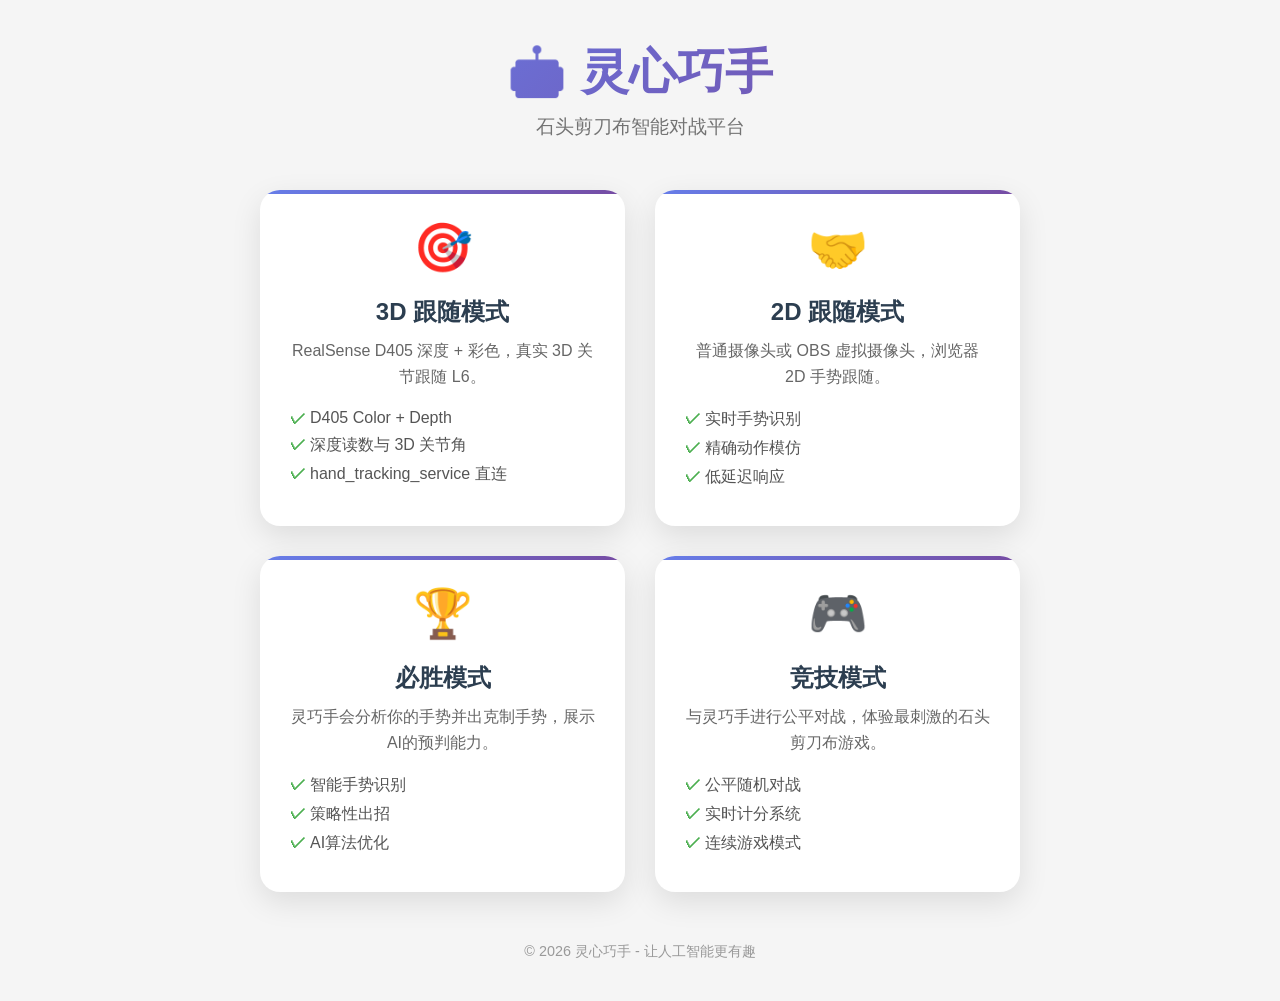
<file: dexterous/dexterous-hand-rps/index.html>
<!DOCTYPE html>
<html lang="zh-CN">
<head>
    <meta charset="UTF-8">
    <meta name="viewport" content="width=device-width, initial-scale=1.0">
    <title>灵心巧手 - 石头剪刀布游戏平台</title>
    <style>
        * {
            margin: 0;
            padding: 0;
            box-sizing: border-box;
        }

        body {
            font-family: 'SF Pro Display', -apple-system, BlinkMacSystemFont, 'Segoe UI', Roboto, sans-serif;
            background-color: #f5f5f5;
            min-height: 100vh;
            display: flex;
            align-items: center;
            justify-content: center;
            color: #333;
        }

        .container {
            max-width: 800px;
            width: 100%;
            padding: 40px 20px;
            text-align: center;
        }

        .header {
            margin-bottom: 50px;
        }

        .header h1 {
            font-size: 3em;
            font-weight: 700;
            margin-bottom: 10px;
            background: linear-gradient(135deg, #667eea, #764ba2);
            -webkit-background-clip: text;
            -webkit-text-fill-color: transparent;
            background-clip: text;
        }

        .header p {
            font-size: 1.2em;
            color: #666;
            opacity: 0.9;
        }

        .game-grid {
            display: grid;
            grid-template-columns: repeat(auto-fit, minmax(250px, 1fr));
            gap: 30px;
            margin-top: 40px;
        }

        .game-card {
            background: white;
            border-radius: 20px;
            padding: 30px;
            box-shadow: 0 10px 30px rgba(0,0,0,0.1);
            transition: all 0.3s ease;
            text-decoration: none;
            color: inherit;
            position: relative;
            overflow: hidden;
        }

        .game-card::before {
            content: '';
            position: absolute;
            top: 0;
            left: 0;
            right: 0;
            height: 4px;
            background: linear-gradient(135deg, #667eea, #764ba2);
        }

        .game-card:hover {
            transform: translateY(-10px);
            box-shadow: 0 20px 40px rgba(0,0,0,0.15);
        }

        .game-icon {
            font-size: 3em;
            margin-bottom: 20px;
            display: block;
        }

        .game-title {
            font-size: 1.5em;
            font-weight: 600;
            margin-bottom: 10px;
            color: #2c3e50;
        }

        .game-description {
            color: #666;
            line-height: 1.6;
            margin-bottom: 20px;
        }

        .game-features {
            list-style: none;
            text-align: left;
        }

        .game-features li {
            color: #555;
            margin-bottom: 8px;
            padding-left: 20px;
            position: relative;
        }

        .game-features li::before {
            content: '✓';
            position: absolute;
            left: 0;
            color: #4CAF50;
            font-weight: bold;
        }

        .footer {
            margin-top: 50px;
            color: #999;
            font-size: 0.9em;
        }

        @media (max-width: 768px) {
            .header h1 {
                font-size: 2.2em;
            }
            
            .game-grid {
                grid-template-columns: 1fr;
                gap: 20px;
            }
            
            .game-card {
                padding: 25px;
            }
        }
    </style>
</head>
<body>
    <div class="container">
        <div class="header">
            <h1>🤖 灵心巧手</h1>
            <p>石头剪刀布智能对战平台</p>
        </div>

        <div class="game-grid">
            <a href="7.follow-me-3d/" class="game-card">
                <div class="game-icon">🎯</div>
                <div class="game-title">3D 跟随模式</div>
                <div class="game-description">
                    RealSense D405 深度 + 彩色，真实 3D 关节跟随 L6。
                </div>
                <ul class="game-features">
                    <li>D405 Color + Depth</li>
                    <li>深度读数与 3D 关节角</li>
                    <li>hand_tracking_service 直连</li>
                </ul>
            </a>

            <a href="4.follow-me/" class="game-card">
                <div class="game-icon">🤝</div>
                <div class="game-title">2D 跟随模式</div>
                <div class="game-description">
                    普通摄像头或 OBS 虚拟摄像头，浏览器 2D 手势跟随。
                </div>
                <ul class="game-features">
                    <li>实时手势识别</li>
                    <li>精确动作模仿</li>
                    <li>低延迟响应</li>
                </ul>
            </a>

            <a href="5.always-win/" class="game-card">
                <div class="game-icon">🏆</div>
                <div class="game-title">必胜模式</div>
                <div class="game-description">
                    灵巧手会分析你的手势并出克制手势，展示AI的预判能力。
                </div>
                <ul class="game-features">
                    <li>智能手势识别</li>
                    <li>策略性出招</li>
                    <li>AI算法优化</li>
                </ul>
            </a>

            <a href="6.gameplay/" class="game-card">
                <div class="game-icon">🎮</div>
                <div class="game-title">竞技模式</div>
                <div class="game-description">
                    与灵巧手进行公平对战，体验最刺激的石头剪刀布游戏。
                </div>
                <ul class="game-features">
                    <li>公平随机对战</li>
                    <li>实时计分系统</li>
                    <li>连续游戏模式</li>
                </ul>
            </a>
        </div>

        <div class="footer">
            <p>© 2026 灵心巧手 - 让人工智能更有趣</p>
        </div>
    </div>
</body>
</html>
</file>
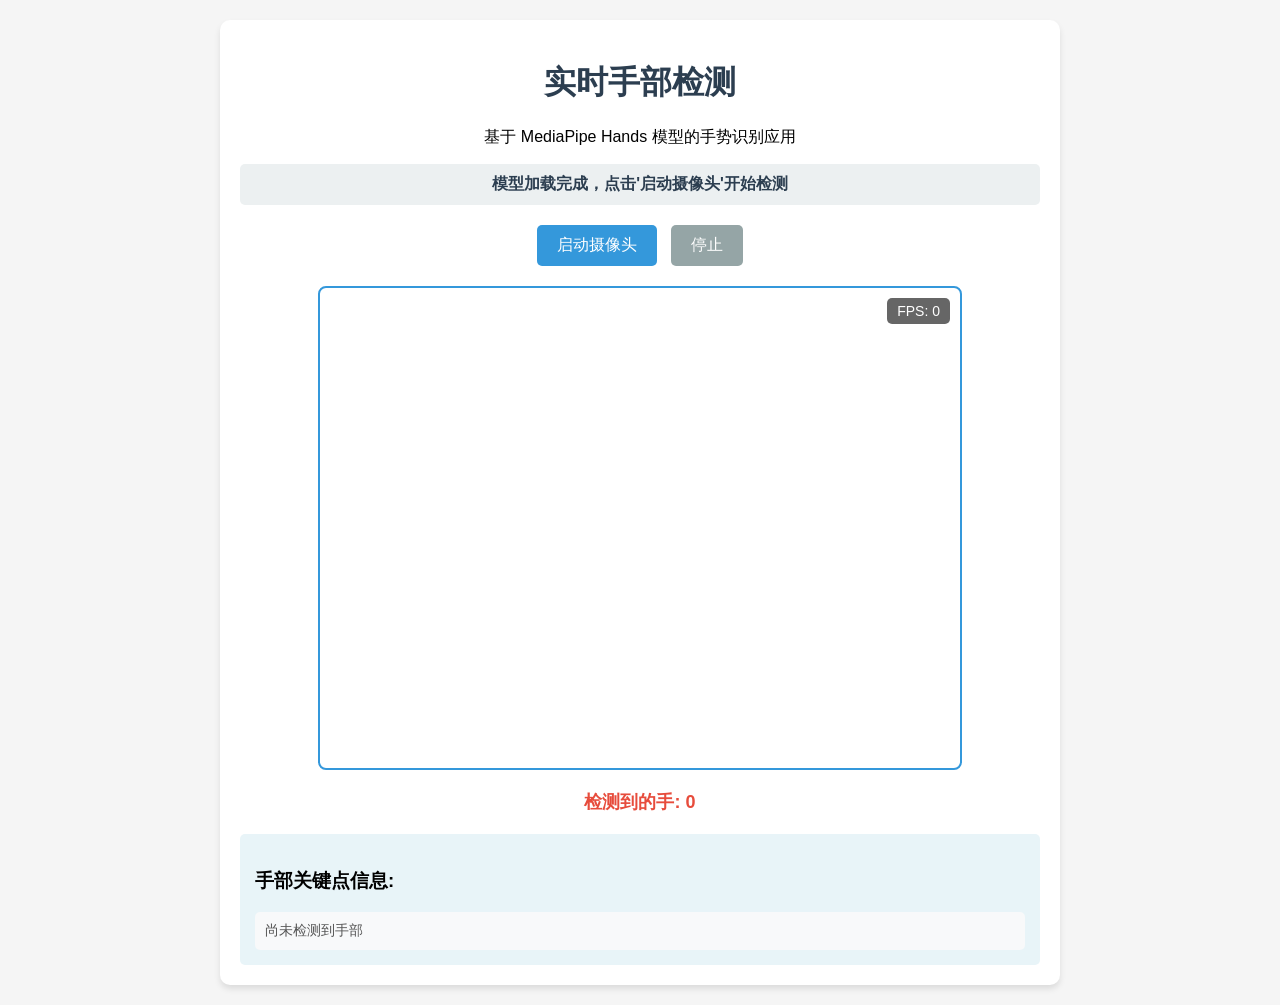
<file: dexterous/dexterous-hand-rps/1.detect-hand-shape/index.html>
<!DOCTYPE html>
<html lang="zh-CN">
<head>
    <meta charset="UTF-8">
    <meta name="viewport" content="width=device-width, initial-scale=1.0">
    <title>实时手部检测 - 使用 MediaPipe Hands</title>
    <style>
        body {
            font-family: 'Arial', sans-serif;
            margin: 0;
            padding: 20px;
            text-align: center;
            background-color: #f5f5f5;
        }
        .container {
            max-width: 800px;
            margin: 0 auto;
            background-color: white;
            padding: 20px;
            border-radius: 10px;
            box-shadow: 0 4px 6px rgba(0, 0, 0, 0.1);
        }
        h1 {
            color: #2c3e50;
        }
        #video-container {
            position: relative;
            margin: 20px auto;
            width: 640px;
            height: 480px;
            border: 2px solid #3498db;
            border-radius: 8px;
            overflow: hidden;
        }
        #webcam, #output-canvas {
            position: absolute;
            left: 0;
            top: 0;
            width: 100%;
            height: 100%;
        }
        #output-canvas {
            z-index: 10;
        }
        #status {
            margin: 10px 0;
            padding: 10px;
            border-radius: 5px;
            background-color: #ecf0f1;
            color: #2c3e50;
            font-weight: bold;
        }
        .controls {
            margin: 20px 0;
        }
        button {
            background-color: #3498db;
            color: white;
            border: none;
            padding: 10px 20px;
            margin: 0 5px;
            border-radius: 5px;
            cursor: pointer;
            font-size: 16px;
            transition: background-color 0.3s;
        }
        button:hover {
            background-color: #2980b9;
        }
        button:disabled {
            background-color: #95a5a6;
            cursor: not-allowed;
        }
        .info {
            margin-top: 20px;
            padding: 15px;
            background-color: #e8f4f8;
            border-radius: 5px;
            text-align: left;
        }
        .landmarks-info {
            margin-top: 15px;
            font-size: 14px;
            color: #555;
            max-height: 200px;
            overflow-y: auto;
            background-color: #f8f9fa;
            padding: 10px;
            border-radius: 5px;
            text-align: left;
        }
        .hand-count {
            font-size: 18px;
            font-weight: bold;
            color: #e74c3c;
            margin: 10px 0;
        }
        .fps-counter {
            position: absolute;
            top: 10px;
            right: 10px;
            background-color: rgba(0, 0, 0, 0.6);
            color: white;
            padding: 5px 10px;
            border-radius: 5px;
            font-size: 14px;
            z-index: 20;
        }
    </style>
</head>
<body>
    <div class="container">
        <h1>实时手部检测</h1>
        <p>基于 MediaPipe Hands 模型的手势识别应用</p>
        
        <div id="status">正在加载模型...</div>
        
        <div class="controls">
            <button id="start-btn" disabled>启动摄像头</button>
            <button id="stop-btn" disabled>停止</button>
        </div>

        <div id="video-container">
            <video id="webcam" autoplay playsinline></video>
            <canvas id="output-canvas"></canvas>
            <div id="fps" class="fps-counter">FPS: 0</div>
        </div>

        <div class="hand-count">检测到的手: <span id="hand-count">0</span></div>
        
        <div class="info">
            <h3>手部关键点信息:</h3>
            <div id="landmarks-info" class="landmarks-info">
                尚未检测到手部
            </div>
        </div>
    </div>

    <!-- 加载 TensorFlow.js -->
    <script src="../6.gameplay/libs/tensorflow/4.2.0/tf.min.js"></script>
    
    <!-- 加载 MediaPipe Hands 模型 -->
    <script src="../6.gameplay/libs/mediapipe/hands.js"></script>
    <script src="../6.gameplay/libs/mediapipe/drawing_utils.js"></script>
    <script src="../6.gameplay/libs/mediapipe/camera_utils.js"></script>

    <script>
        // 页面元素
        const video = document.getElementById('webcam');
        const canvas = document.getElementById('output-canvas');
        const ctx = canvas.getContext('2d');
        const statusDiv = document.getElementById('status');
        const startButton = document.getElementById('start-btn');
        const stopButton = document.getElementById('stop-btn');
        const handCountSpan = document.getElementById('hand-count');
        const landmarksInfo = document.getElementById('landmarks-info');
        const fpsCounter = document.getElementById('fps');

        // 全局变量
        let hands;
        let camera;
        let lastFrameTime = 0;
        let isRunning = false;

        // 设置canvas大小
        function setupCanvas() {
            canvas.width = video.videoWidth;
            canvas.height = video.videoHeight;
        }

        // 初始化MediaPipe Hands模型
        async function initHandDetection() {
            try {
                statusDiv.textContent = "正在加载手部检测模型...";
                
                hands = new Hands({
                    locateFile: (file) => {
                        return `https://cdn.jsdelivr.net/npm/@mediapipe/hands/${file}`;
                    }
                });

                // 配置模型
                await hands.setOptions({
                    maxNumHands: 1,           // 最多检测2只手
                    modelComplexity: 1,        // 模型复杂度 (0, 1)
                    minDetectionConfidence: 0.5,  // 最小检测置信度
                    minTrackingConfidence: 0.5   // 最小跟踪置信度
                });

                // 设置结果回调
                hands.onResults(onResults);

                statusDiv.textContent = "模型加载完成，点击'启动摄像头'开始检测";
                startButton.disabled = false;

            } catch (error) {
                statusDiv.textContent = `初始化失败: ${error.message}`;
                console.error("初始化失败:", error);
            }
        }

        // 处理检测结果
        function onResults(results) {
            // 计算FPS
            const now = performance.now();
            const elapsed = now - lastFrameTime;
            lastFrameTime = now;
            const fps = Math.round(1000 / elapsed);
            fpsCounter.textContent = `FPS: ${fps}`;

            // 清除canvas
            ctx.clearRect(0, 0, canvas.width, canvas.height);

            // 绘制视频帧
            //ctx.drawImage(results.image, 0, 0, canvas.width, canvas.height);

            // 更新检测到的手数量
            const handCount = results.multiHandLandmarks?.length || 0;
            handCountSpan.textContent = handCount;

            // 如果检测到手
            if (results.multiHandLandmarks && results.multiHandLandmarks.length > 0) {
                // 绘制手部关键点
                for (let i = 0; i < results.multiHandLandmarks.length; i++) {
                    const landmarks = results.multiHandLandmarks[i];
                    const handedness = results.multiHandedness[i].label; // 'Left' 或 'Right'
                    
                    // 绘制连接线和关键点
                    drawConnectors(ctx, landmarks, HAND_CONNECTIONS, 
                        { color: handedness === 'Left' ? '#00FF00' : '#FF0000', lineWidth: 5 });
                    drawLandmarks(ctx, landmarks, 
                        { color: handedness === 'Left' ? '#00CC00' : '#CC0000', lineWidth: 2 });
                    
                    // 在手腕处标示左/右手
                    const wrist = landmarks[0];
                    ctx.fillStyle = handedness === 'Left' ? '#00FF00' : '#FF0000';
                    ctx.font = '16px Arial';
                    ctx.fillText(handedness === 'Left' ? '左手' : '右手', 
                                 wrist.x * canvas.width, 
                                 wrist.y * canvas.height - 10);
                }

                // 更新关键点信息
                updateLandmarksInfo(results.multiHandLandmarks, results.multiHandedness);
            } else {
                landmarksInfo.textContent = "尚未检测到手部";
            }
        }

        // 更新关键点信息显示
        function updateLandmarksInfo(multiHandLandmarks, multiHandedness) {
            let infoText = '';
            
            for (let i = 0; i < multiHandLandmarks.length; i++) {
                const handedness = multiHandedness[i].label;
                const confidence = multiHandedness[i].score.toFixed(2);
                const landmarks = multiHandLandmarks[i];
                
                infoText += `手 #${i+1} (${handedness === 'Left' ? '左手' : '右手'}, 置信度: ${confidence})\n`;
                
                // 计算指尖位置
                const fingertips = [
                    { name: '拇指', index: 4 },
                    { name: '食指', index: 8 },
                    { name: '中指', index: 12 },
                    { name: '无名指', index: 16 },
                    { name: '小指', index: 20 }
                ];
                
                for (const finger of fingertips) {
                    const tip = landmarks[finger.index];
                    infoText += `  ${finger.name}尖: x=${Math.round(tip.x*100)/100}, y=${Math.round(tip.y*100)/100}, z=${Math.round(tip.z*100)/100}\n`;
                }
                
                infoText += '\n';
            }
            
            landmarksInfo.textContent = infoText || "尚未检测到手部";
        }

        // 启动摄像头
        async function startCamera() {
            try {
                statusDiv.textContent = "正在启动摄像头...";
                
                const constraints = {
                    video: {
                        width: 640,
                        height: 480
                    }
                };
                
                const stream = await navigator.mediaDevices.getUserMedia(constraints);
                video.srcObject = stream;
                
                video.onloadedmetadata = () => {
                    setupCanvas();
                    startDetection();
                };
                
                startButton.disabled = true;
                stopButton.disabled = false;
                
            } catch (error) {
                statusDiv.textContent = `摄像头启动失败: ${error.message}`;
                console.error("摄像头启动失败:", error);
            }
        }

        // 开始检测
        function startDetection() {
            if (isRunning) return;
            
            isRunning = true;
            statusDiv.textContent = "正在检测手部...";
            
            // 初始化相机辅助工具
            camera = new Camera(video, {
                onFrame: async () => {
                    await hands.send({image: video});
                },
                width: 640,
                height: 480
            });
            
            camera.start();
        }

        // 停止检测
        function stopDetection() {
            if (!isRunning) return;
            
            isRunning = false;
            
            if (camera) {
                camera.stop();
            }
            
            if (video.srcObject) {
                const tracks = video.srcObject.getTracks();
                tracks.forEach(track => track.stop());
                video.srcObject = null;
            }
            
            ctx.clearRect(0, 0, canvas.width, canvas.height);
            handCountSpan.textContent = "0";
            landmarksInfo.textContent = "尚未检测到手部";
            statusDiv.textContent = "检测已停止";
            
            startButton.disabled = false;
            stopButton.disabled = true;
        }

        // 辅助函数 - 绘制关键点连接线
        function drawConnectors(ctx, landmarks, connections, options) {
            const { color = 'white', lineWidth = 1 } = options || {};
            
            ctx.strokeStyle = color;
            ctx.lineWidth = lineWidth;
            
            for (const connection of connections) {
                const [i, j] = connection;
                const from = landmarks[i];
                const to = landmarks[j];
                
                if (from && to) {
                    ctx.beginPath();
                    ctx.moveTo(from.x * canvas.width, from.y * canvas.height);
                    ctx.lineTo(to.x * canvas.width, to.y * canvas.height);
                    ctx.stroke();
                }
            }
        }

        // 辅助函数 - 绘制关键点
        function drawLandmarks(ctx, landmarks, options) {
            const { color = 'red', lineWidth = 2 } = options || {};
            
            ctx.fillStyle = color;
            
            for (const landmark of landmarks) {
                ctx.beginPath();
                ctx.arc(
                    landmark.x * canvas.width,
                    landmark.y * canvas.height,
                    lineWidth * 2,
                    0,
                    2 * Math.PI
                );
                ctx.fill();
            }
        }

        // 设置事件监听器
        startButton.addEventListener('click', startCamera);
        stopButton.addEventListener('click', stopDetection);

        // 定义手部连接关系 (MediaPipe Hands模型的21个关键点连接方式)
        const HAND_CONNECTIONS = [
            [0, 1], [1, 2], [2, 3], [3, 4],  // 拇指
            [0, 5], [5, 6], [6, 7], [7, 8],  // 食指
            [0, 9], [9, 10], [10, 11], [11, 12],  // 中指
            [0, 13], [13, 14], [14, 15], [15, 16],  // 无名指
            [0, 17], [17, 18], [18, 19], [19, 20],  // 小指
            [5, 9], [9, 13], [13, 17],  // 掌心连接
            [0, 5], [0, 17]  // 手腕连接
        ];

        // 页面加载完成后初始化
        window.addEventListener('load', initHandDetection);
    </script>
</body>
</html>
</file>
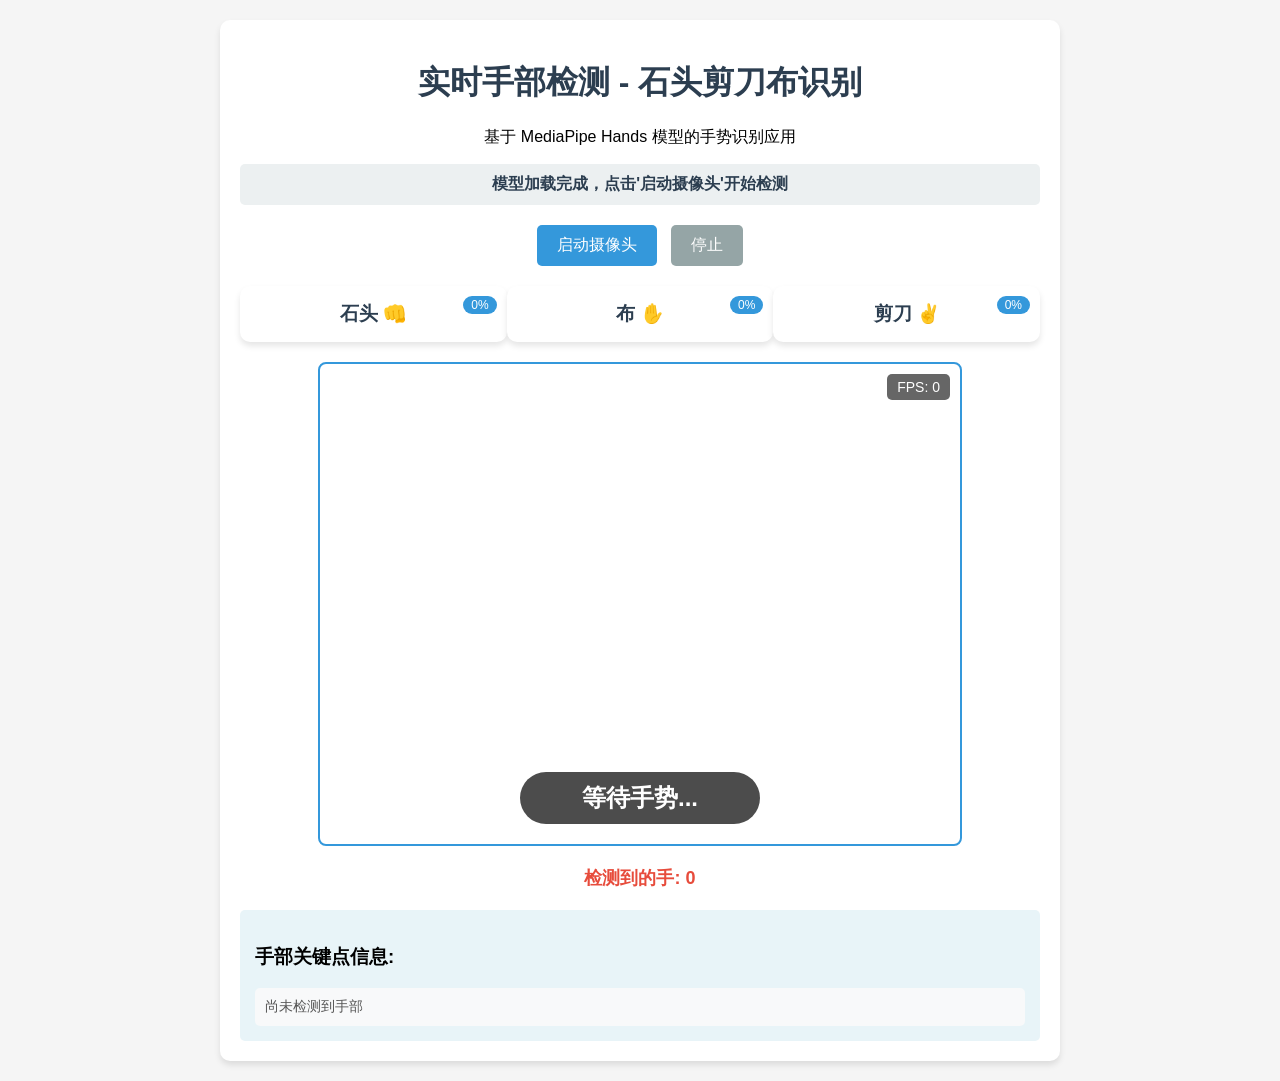
<file: dexterous/dexterous-hand-rps/2.detect-hand-rps/index.html>
<!DOCTYPE html>
<html lang="zh-CN">
<head>
    <meta charset="UTF-8">
    <meta name="viewport" content="width=device-width, initial-scale=1.0">
    <title>实时手部检测 - 石头剪刀布识别</title>
    <link rel="stylesheet" href="styles.css">
    
    <!-- 加载 TensorFlow.js -->
    <script src="../6.gameplay/libs/tensorflow/4.2.0/tf.min.js"></script>
    
    <!-- 加载 MediaPipe Hands 模型 -->
    <script src="../6.gameplay/libs/mediapipe/hands.js"></script>
    <script src="../6.gameplay/libs/mediapipe/drawing_utils.js"></script>
    <script src="../6.gameplay/libs/mediapipe/camera_utils.js"></script>
</head>
<body>
    <div class="container">
        <h1>实时手部检测 - 石头剪刀布识别</h1>
        <p>基于 MediaPipe Hands 模型的手势识别应用</p>
        
        <div id="status">正在加载模型...</div>
        
        <div class="controls">
            <button id="start-btn" disabled>启动摄像头</button>
            <button id="stop-btn" disabled>停止</button>
        </div>

        <div class="gesture-results">
            <div class="gesture-card" id="rock-card">
                <h3>石头 👊</h3>
                <div class="gesture-confidence" id="rock-confidence">0%</div>
            </div>
            <div class="gesture-card" id="paper-card">
                <h3>布 ✋</h3>
                <div class="gesture-confidence" id="paper-confidence">0%</div>
            </div>
            <div class="gesture-card" id="scissors-card">
                <h3>剪刀 ✌️</h3>
                <div class="gesture-confidence" id="scissors-confidence">0%</div>
            </div>
        </div>

        <div id="video-container">
            <video id="webcam" autoplay playsinline></video>
            <canvas id="output-canvas"></canvas>
            <div id="fps" class="fps-counter">FPS: 0</div>
            <div id="gesture-display" class="gesture-display">等待手势...</div>
        </div>

        <div class="hand-count">检测到的手: <span id="hand-count">0</span></div>
        
        <div class="info">
            <h3>手部关键点信息:</h3>
            <div id="landmarks-info" class="landmarks-info">
                尚未检测到手部
            </div>
        </div>
    </div>

    <script src="../shared/rps-recognition.js"></script>
    <!-- 加载应用脚本 -->
    <script src="app.js"></script>
</body>
</html>
</file>
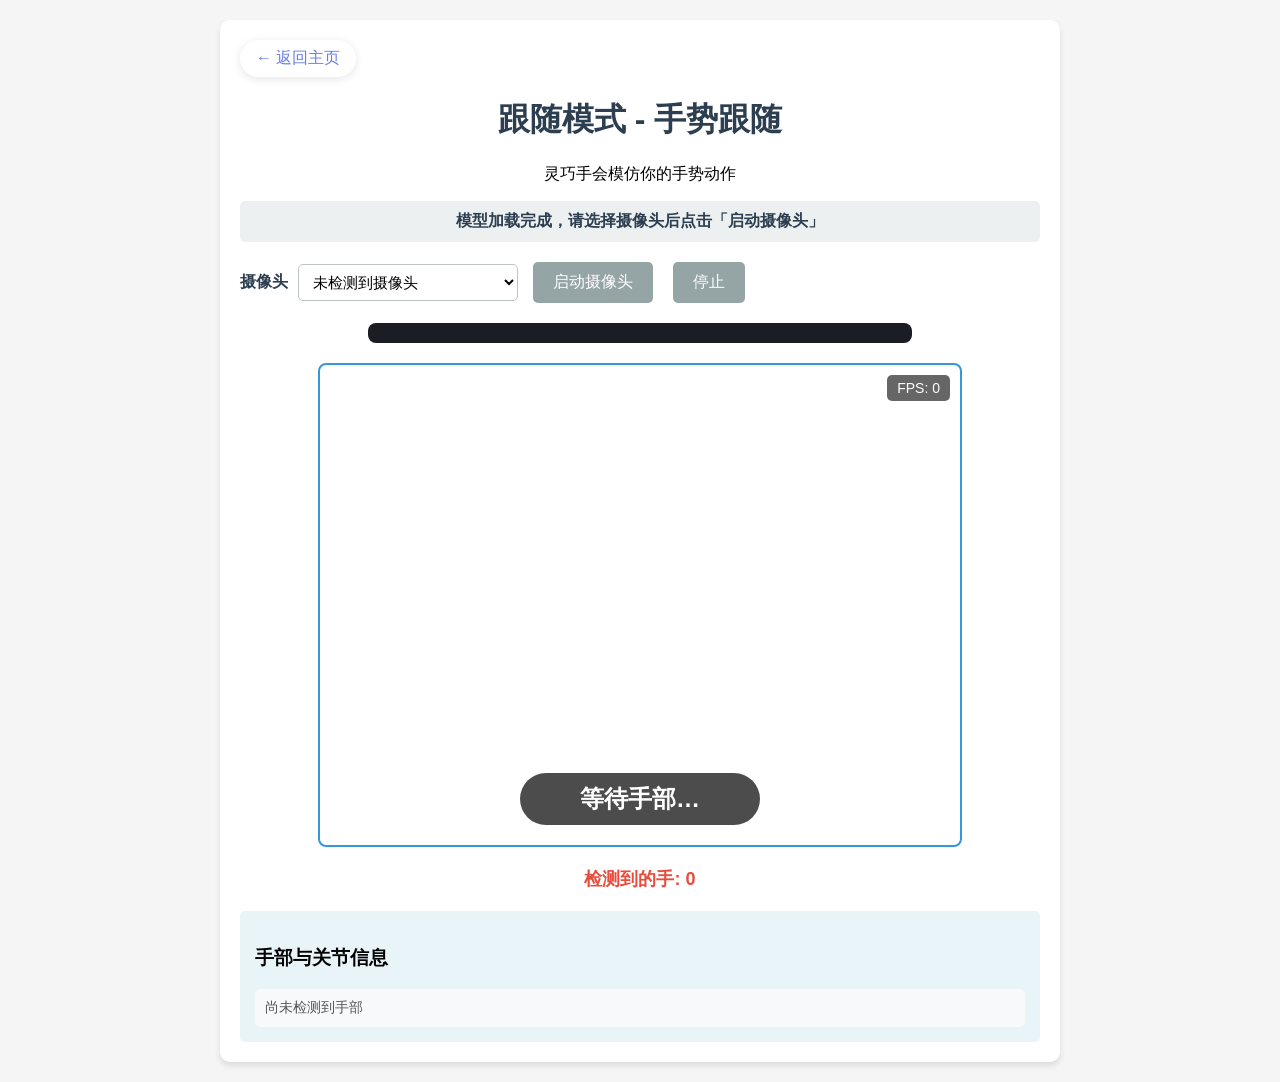
<file: dexterous/dexterous-hand-rps/4.follow-me/index.html>
<!DOCTYPE html>
<html lang="zh-CN">
<head>
    <meta charset="UTF-8">
    <meta name="viewport" content="width=device-width, initial-scale=1.0">
    <title>跟随模式 — 关节手势跟随</title>
    <link rel="stylesheet" href="styles.css">
    
    <script src="../6.gameplay/libs/tensorflow/4.2.0/tf.min.js"></script>
    <script src="../6.gameplay/libs/mediapipe/hands.js"></script>
    <script src="../6.gameplay/libs/mediapipe/drawing_utils.js"></script>
</head>
<body>
    <div class="container">
        <div class="back-to-home">
            <a href="../" class="back-link">← 返回主页</a>
        </div>
        <h1>跟随模式 - 手势跟随</h1>
        <p>灵巧手会模仿你的手势动作</p>
        
        <div id="status">正在加载模型...</div>
        
        <div class="controls">
            <label for="camera-select" class="camera-label">摄像头</label>
            <select id="camera-select" aria-label="选择摄像头">
                <option value="">正在加载摄像头列表...</option>
            </select>
            <button id="start-btn" disabled>启动摄像头</button>
            <button id="stop-btn" disabled>停止</button>
        </div>

        <div id="joint-bars" class="joint-bars" aria-label="关节角度条"></div>

        <div id="video-container">
            <video id="webcam" autoplay playsinline></video>
            <canvas id="output-canvas"></canvas>
            <div id="fps" class="fps-counter">FPS: 0</div>
            <div id="gesture-display" class="gesture-display">等待手部…</div>
        </div>

        <div class="hand-count">检测到的手: <span id="hand-count">0</span></div>
        
        <div class="info">
            <h3>手部与关节信息</h3>
            <div id="landmarks-info" class="landmarks-info">
                尚未检测到手部
            </div>
        </div>
    </div>

    <script src="app.js"></script>
</body>
</html>
</file>
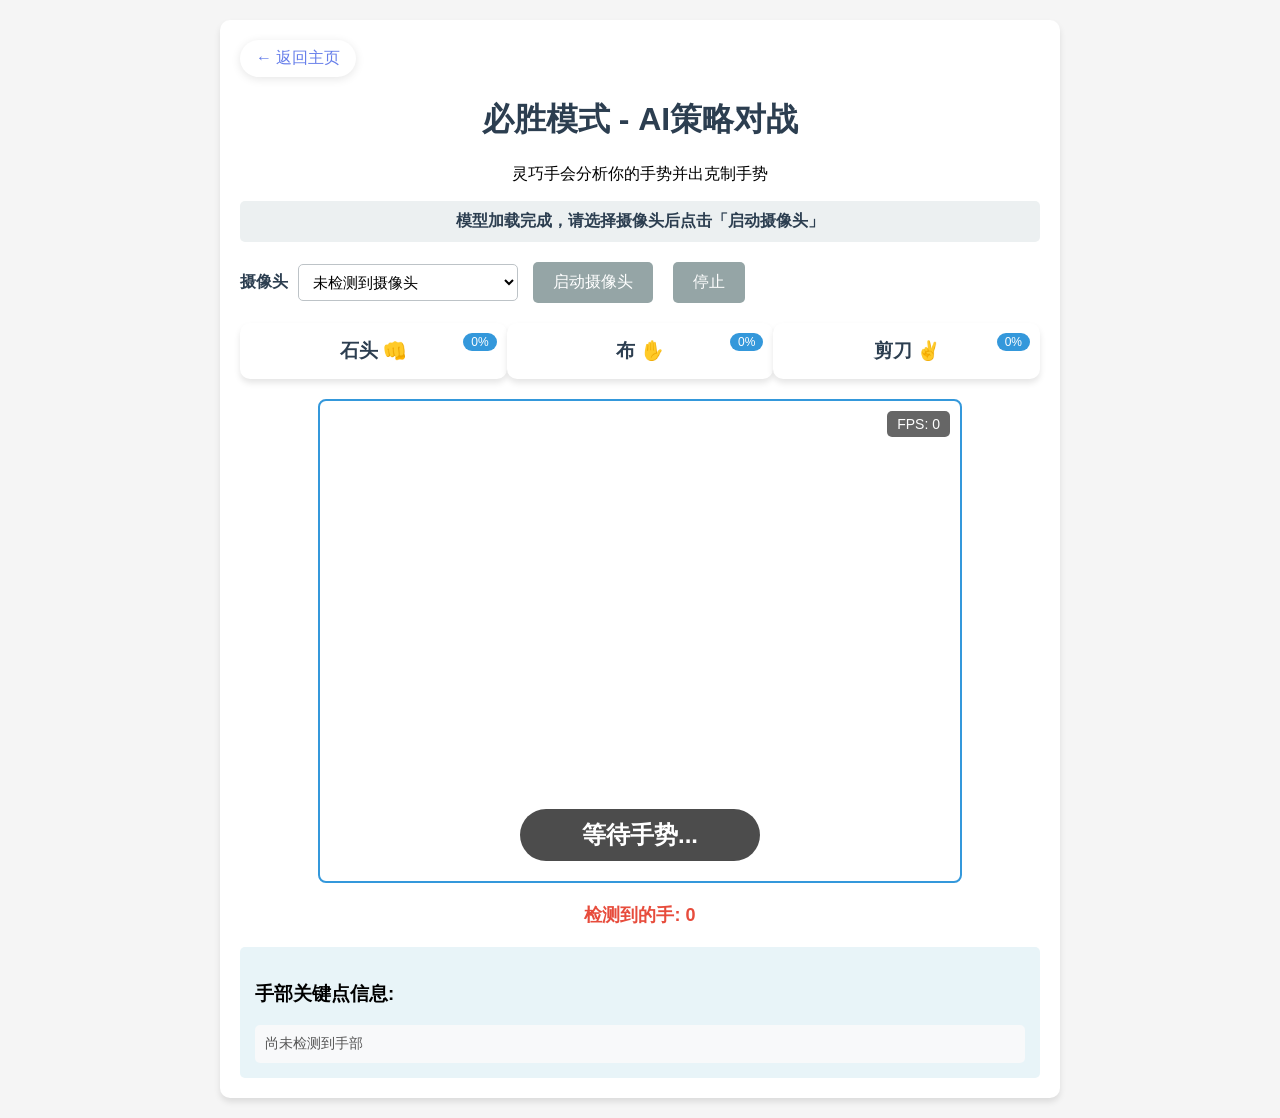
<file: dexterous/dexterous-hand-rps/5.always-win/index.html>
<!DOCTYPE html>
<html lang="zh-CN">
<head>
    <meta charset="UTF-8">
    <meta name="viewport" content="width=device-width, initial-scale=1.0">
    <title>实时手部检测 - 石头剪刀布识别</title>
    <link rel="stylesheet" href="styles.css">
    
    <!-- 加载 TensorFlow.js -->
    <script src="../6.gameplay/libs/tensorflow/4.2.0/tf.min.js"></script>
    
    <!-- 加载 MediaPipe Hands 模型 -->
    <script src="../6.gameplay/libs/mediapipe/hands.js"></script>
    <script src="../6.gameplay/libs/mediapipe/drawing_utils.js"></script>
    <script src="../6.gameplay/libs/mediapipe/camera_utils.js"></script>
</head>
<body>
    <div class="container">
        <div class="back-to-home">
            <a href="../" class="back-link">← 返回主页</a>
        </div>
        <h1>必胜模式 - AI策略对战</h1>
        <p>灵巧手会分析你的手势并出克制手势</p>
        
        <div id="status">正在加载模型...</div>

        <div class="controls">
            <label for="camera-select" class="camera-label">摄像头</label>
            <select id="camera-select" aria-label="选择摄像头">
                <option value="">正在加载摄像头列表...</option>
            </select>
            <button id="start-btn" disabled>启动摄像头</button>
            <button id="stop-btn" disabled>停止</button>
        </div>

        <div class="gesture-results">
            <div class="gesture-card" id="rock-card">
                <h3>石头 👊</h3>
                <div class="gesture-confidence" id="rock-confidence">0%</div>
            </div>
            <div class="gesture-card" id="paper-card">
                <h3>布 ✋</h3>
                <div class="gesture-confidence" id="paper-confidence">0%</div>
            </div>
            <div class="gesture-card" id="scissors-card">
                <h3>剪刀 ✌️</h3>
                <div class="gesture-confidence" id="scissors-confidence">0%</div>
            </div>
        </div>

        <div id="video-container">
            <video id="webcam" autoplay playsinline></video>
            <canvas id="output-canvas"></canvas>
            <div id="fps" class="fps-counter">FPS: 0</div>
            <div id="gesture-display" class="gesture-display">等待手势...</div>
        </div>

        <div class="hand-count">检测到的手: <span id="hand-count">0</span></div>
        
        <div class="info">
            <h3>手部关键点信息:</h3>
            <div id="landmarks-info" class="landmarks-info">
                尚未检测到手部
            </div>
        </div>
    </div>

    <script src="../shared/rps-recognition.js"></script>
    <!-- 加载应用脚本 -->
    <script src="app.js"></script>
</body>
</html>
</file>
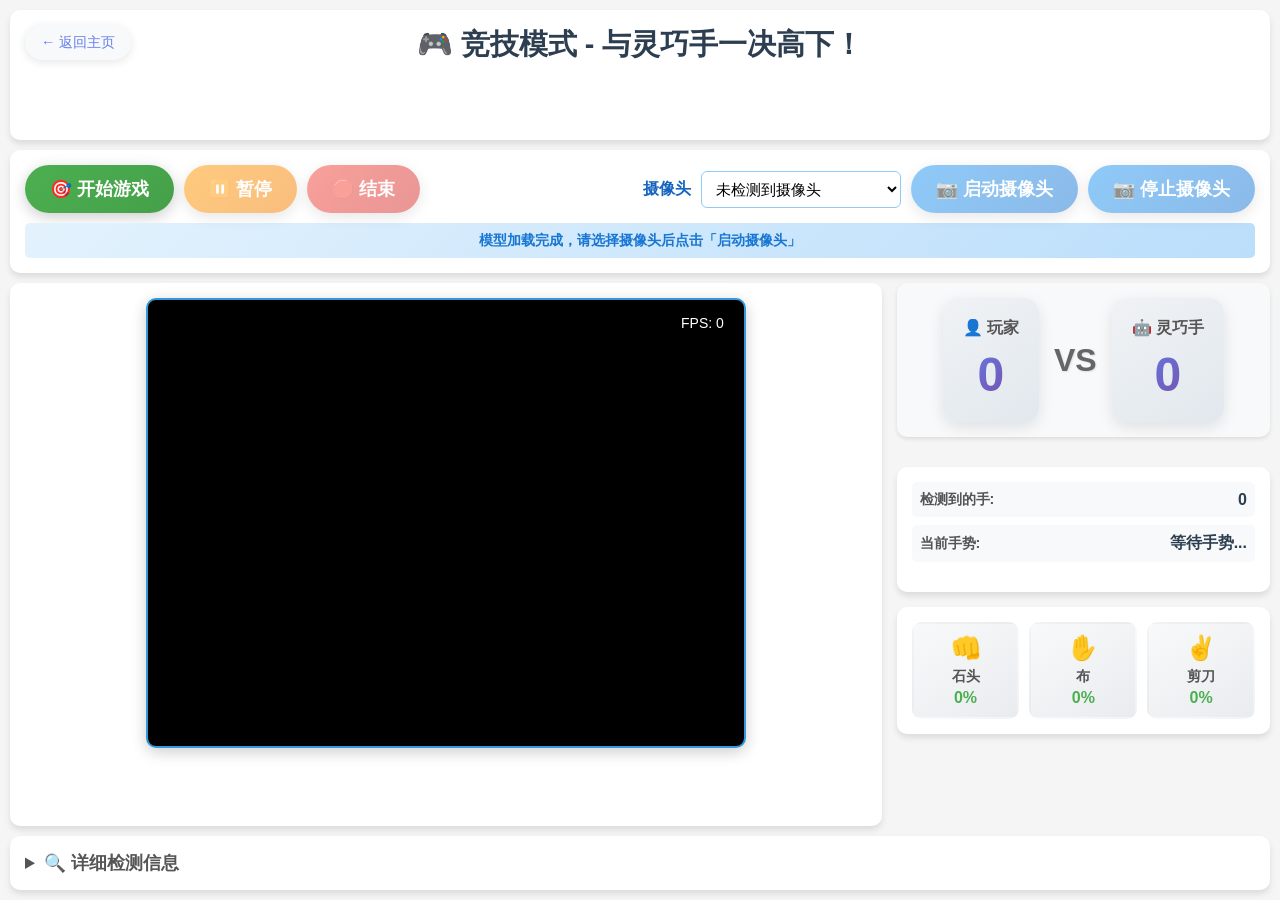
<file: dexterous/dexterous-hand-rps/6.gameplay/index.html>
<!DOCTYPE html>
<html lang="zh-CN">
<head>
    <meta charset="UTF-8">
    <meta name="viewport" content="width=device-width, initial-scale=1.0">
    <title>石头剪刀布游戏 - 对战灵巧手</title>
    <link rel="stylesheet" href="styles.css">
</head>
<body>
    <div class="container">
        <!-- 第一行：标题和倒计时 -->
        <div class="row row-title">
            <div class="back-to-home">
                <a href="../" class="back-link">← 返回主页</a>
            </div>
            <header class="game-header">
                <h1>🎮 竞技模式 - 与灵巧手一决高下！</h1>
            </header>
            <!-- 游戏状态显示 -->
            <div class="game-status">
                <div id="game-status-text" class="hidden">状态信息</div>
                <div id="countdown-display" class="countdown hidden">3</div>
            </div>
        </div>

        <!-- 第二行：控制按钮 -->
        <div class="row row-controls">
            <div class="controls-group">
                <!-- 游戏控制按钮 -->
                <div class="game-controls">
                    <button id="start-btn" class="btn btn-start">🎯 开始游戏</button>
                    <button id="pause-btn" class="btn btn-pause" disabled>⏸️ 暂停</button>
                    <button id="stop-btn" class="btn btn-stop" disabled>🛑 结束</button>
                </div>

                <!-- 摄像头控制 -->
                <div class="camera-controls">
                    <label for="camera-select" class="camera-label">摄像头</label>
                    <select id="camera-select" class="camera-select" aria-label="选择摄像头">
                        <option value="">正在加载摄像头列表...</option>
                    </select>
                    <button id="camera-start-btn" class="btn btn-secondary" disabled>📷 启动摄像头</button>
                    <button id="camera-stop-btn" class="btn btn-secondary" disabled>📷 停止摄像头</button>
                </div>
            </div>
            
            <div id="status" class="status">正在加载手部检测模型...</div>
        </div>

        <!-- 第三行：主要内容区域 -->
        <div class="row row-main">
            <!-- 左侧：摄像头区域 (70%宽度) -->
            <div class="video-section">
                <div id="video-container" class="video-container">
                    <video id="webcam" autoplay playsinline></video>
                    <canvas id="output-canvas"></canvas>
                    <div id="fps" class="fps-counter">FPS: 0</div>
                </div>
            </div>

            <!-- 右侧：信息区域 (30%宽度) -->
            <div class="info-section">
                <!-- 记分板 -->
                <div class="scoreboard">
                    <div class="score-card player-score">
                        <h4>👤 玩家</h4>
                        <div class="score" id="player-score">0</div>
                    </div>
                    <div class="score-vs">VS</div>
                    <div class="score-card robot-score">
                        <h4>🤖 灵巧手</h4>
                        <div class="score" id="robot-score">0</div>
                    </div>
                </div>

                <!-- 手势对比显示 -->
                <div class="gesture-comparison hidden" id="gesture-comparison">
                    <div class="gesture-display">
                        <h5>👤 你的手势</h5>
                        <div class="gesture-icon" id="player-gesture">❓</div>
                        <div class="gesture-name" id="player-gesture-name">等待识别...</div>
                    </div>
                    <div class="vs-separator">VS</div>
                    <div class="gesture-display">
                        <h5>🤖 灵巧手</h5>
                        <div class="gesture-icon" id="robot-gesture">❓</div>
                        <div class="gesture-name" id="robot-gesture-name">准备中...</div>
                    </div>
                </div>

                <!-- 游戏结果显示 -->
                <div class="game-result hidden" id="game-result">
                    <div class="result-text" id="result-text">平局！</div>
                    <div class="result-detail" id="result-detail">再来一局吧！</div>
                </div>

                <!-- 手势检测信息 -->
                <div class="detection-info">
                    <div class="hand-info">
                        <div class="info-item">
                            <span class="info-label">检测到的手:</span>
                            <span class="info-value" id="hand-count">0</span>
                        </div>
                        <div class="info-item">
                            <span class="info-label">当前手势:</span>
                            <span class="info-value" id="current-gesture">等待手势...</span>
                        </div>
                    </div>
                </div>

                <!-- 手势置信度卡片 -->
                <div class="gesture-cards">
                    <div class="gesture-card" id="rock-card">
                        <div class="gesture-emoji">👊</div>
                        <div class="gesture-label">石头</div>
                        <div class="confidence" id="rock-confidence">0%</div>
                    </div>
                    <div class="gesture-card" id="paper-card">
                        <div class="gesture-emoji">✋</div>
                        <div class="gesture-label">布</div>
                        <div class="confidence" id="paper-confidence">0%</div>
                    </div>
                    <div class="gesture-card" id="scissors-card">
                        <div class="gesture-emoji">✌️</div>
                        <div class="gesture-label">剪刀</div>
                        <div class="confidence" id="scissors-confidence">0%</div>
                    </div>
                </div>
            </div>
        </div>

        <!-- 底部：详细信息（可折叠） -->
        <div class="row row-debug">
            <details class="debug-info">
                <summary>🔍 详细检测信息</summary>
                <div id="landmarks-info" class="landmarks-info">
                    尚未检测到手部
                </div>
            </details>
        </div>
    </div>

    <!-- 加载 MediaPipe 相关库 -->
    <script src="libs/tensorflow/4.2.0/tf.min.js"></script>
    <script src="libs/mediapipe/hands.js"></script>
    <script src="libs/mediapipe/drawing_utils.js"></script>
    
    <!-- 
        通信方案说明:
        方案1: HTTP API (默认启用) - 通过HTTP请求发送手势数据到localhost:9090
        方案2: SocketCAN (已注释) - 通过CAN总线直接控制灵巧手
        
        切换方案：修改app.js中的COMMUNICATION_METHOD常量
    -->
    
    <script src="../shared/rps-recognition.js"></script>
    <!-- 游戏逻辑 -->
    <script src="app.js"></script>
</body>
</html>
</file>
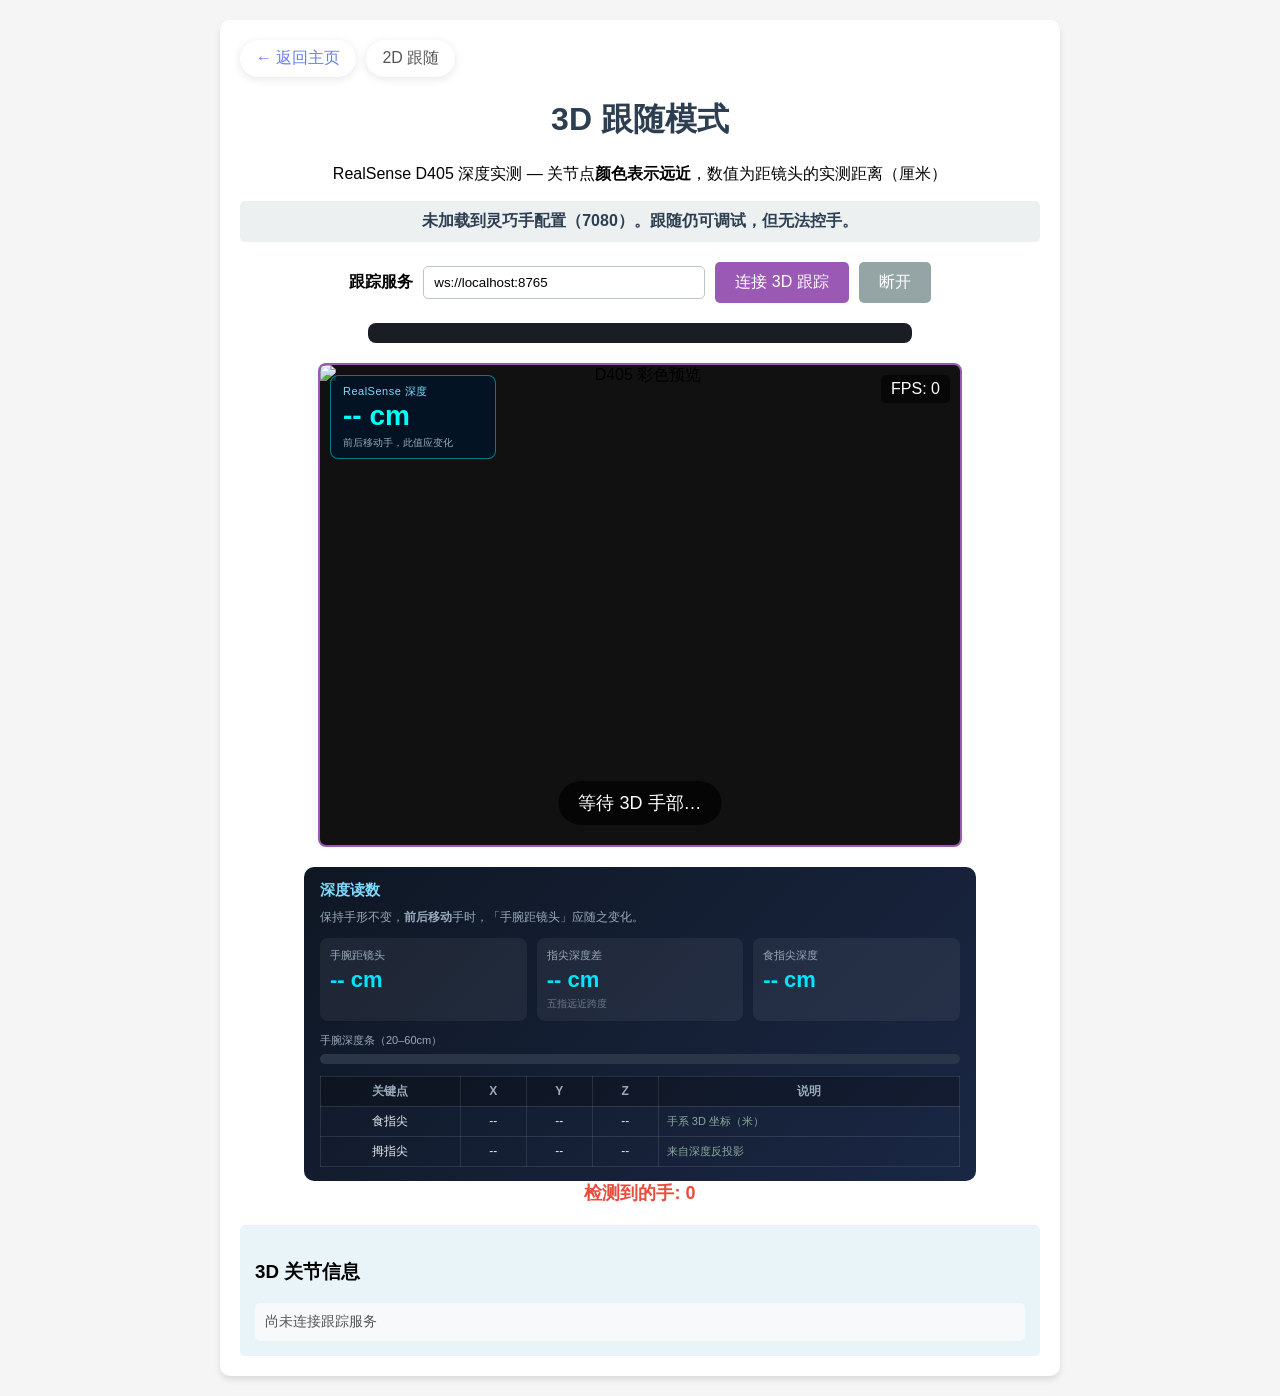
<file: dexterous/dexterous-hand-rps/7.follow-me-3d/index.html>
<!DOCTYPE html>
<html lang="zh-CN">
<head>
    <meta charset="UTF-8">
    <meta name="viewport" content="width=device-width, initial-scale=1.0">
    <title>3D 跟随模式 — RealSense D405</title>
    <link rel="stylesheet" href="styles.css">
</head>
<body>
    <div class="container">
        <div class="back-to-home">
            <a href="../" class="back-link">← 返回主页</a>
            <a href="../4.follow-me/" class="back-link secondary">2D 跟随</a>
        </div>
        <h1>3D 跟随模式</h1>
        <p>RealSense D405 深度实测 — 关节点<strong>颜色表示远近</strong>，数值为距镜头的实测距离（厘米）</p>

        <div id="status">请先启动 hand_tracking_service.py，再连接跟踪服务</div>

        <div class="controls">
            <label for="ws-url" class="camera-label">跟踪服务</label>
            <input id="ws-url" type="text" value="ws://localhost:8765" class="ws-input" />
            <button id="connect-btn">连接 3D 跟踪</button>
            <button id="disconnect-btn" disabled>断开</button>
        </div>

        <div id="joint-bars" class="joint-bars" aria-label="关节角度条"></div>

        <div id="video-container">
            <img id="preview" alt="D405 彩色预览" />
            <canvas id="overlay" aria-hidden="true"></canvas>
            <div id="depth-hud" class="depth-hud">
                <div class="depth-hud-title">RealSense 深度</div>
                <div id="wrist-depth" class="depth-hud-value">-- cm</div>
                <div id="depth-hint" class="depth-hud-hint">前后移动手，此值应变化</div>
            </div>
            <div id="fps" class="fps-counter">FPS: 0</div>
            <div id="gesture-display" class="gesture-display">等待 3D 手部…</div>
        </div>

        <div id="depth-proof" class="depth-proof" aria-label="深度读数">
            <h3>深度读数</h3>
            <p class="depth-proof-tip">保持手形不变，<strong>前后移动</strong>手时，「手腕距镜头」应随之变化。</p>
            <div class="depth-proof-grid">
                <div class="depth-proof-card">
                    <span class="label">手腕距镜头</span>
                    <span id="proof-wrist" class="value">-- cm</span>
                </div>
                <div class="depth-proof-card">
                    <span class="label">指尖深度差</span>
                    <span id="proof-spread" class="value">-- cm</span>
                    <span class="sub">五指远近跨度</span>
                </div>
                <div class="depth-proof-card">
                    <span class="label">食指尖深度</span>
                    <span id="proof-index-depth" class="value">-- cm</span>
                </div>
            </div>
            <div class="depth-bar-wrap">
                <span class="label">手腕深度条（20–60cm）</span>
                <div class="depth-bar-track">
                    <div id="depth-bar-fill" class="depth-bar-fill"></div>
                </div>
            </div>
            <table class="coords-table">
                <thead>
                    <tr><th>关键点</th><th>X</th><th>Y</th><th>Z</th><th>说明</th></tr>
                </thead>
                <tbody>
                    <tr>
                        <td>食指尖</td>
                        <td id="ix-x">--</td><td id="ix-y">--</td><td id="ix-z">--</td>
                        <td>手系 3D 坐标（米）</td>
                    </tr>
                    <tr>
                        <td>拇指尖</td>
                        <td id="th-x">--</td><td id="th-y">--</td><td id="th-z">--</td>
                        <td>来自深度反投影</td>
                    </tr>
                </tbody>
            </table>
        </div>

        <div class="hand-count">检测到的手: <span id="hand-count">0</span></div>

        <div class="info">
            <h3>3D 关节信息</h3>
            <div id="landmarks-info" class="landmarks-info">尚未连接跟踪服务</div>
        </div>
    </div>

    <script src="../shared/hand-retarget.js"></script>
    <script src="app.js"></script>
</body>
</html>
</file>
<file: dexterous/dexterous-hand-rps/2.detect-hand-rps/styles.css>
body {
    font-family: 'Arial', sans-serif;
    margin: 0;
    padding: 20px;
    text-align: center;
    background-color: #f5f5f5;
}

.container {
    max-width: 800px;
    margin: 0 auto;
    background-color: white;
    padding: 20px;
    border-radius: 10px;
    box-shadow: 0 4px 6px rgba(0, 0, 0, 0.1);
}

h1 {
    color: #2c3e50;
}

#video-container {
    position: relative;
    margin: 20px auto;
    width: 640px;
    height: 480px;
    border: 2px solid #3498db;
    border-radius: 8px;
    overflow: hidden;
}

#webcam, #output-canvas {
    position: absolute;
    left: 0;
    top: 0;
    width: 100%;
    height: 100%;
}

#output-canvas {
    z-index: 10;
}

#status {
    margin: 10px 0;
    padding: 10px;
    border-radius: 5px;
    background-color: #ecf0f1;
    color: #2c3e50;
    font-weight: bold;
}

.controls {
    margin: 20px 0;
}

button {
    background-color: #3498db;
    color: white;
    border: none;
    padding: 10px 20px;
    margin: 0 5px;
    border-radius: 5px;
    cursor: pointer;
    font-size: 16px;
    transition: background-color 0.3s;
}

button:hover {
    background-color: #2980b9;
}

button:disabled {
    background-color: #95a5a6;
    cursor: not-allowed;
}

.info {
    margin-top: 20px;
    padding: 15px;
    background-color: #e8f4f8;
    border-radius: 5px;
    text-align: left;
}

.landmarks-info {
    margin-top: 15px;
    font-size: 14px;
    color: #555;
    max-height: 200px;
    overflow-y: auto;
    background-color: #f8f9fa;
    padding: 10px;
    border-radius: 5px;
    text-align: left;
}

.hand-count {
    font-size: 18px;
    font-weight: bold;
    color: #e74c3c;
    margin: 10px 0;
}

.fps-counter {
    position: absolute;
    top: 10px;
    right: 10px;
    background-color: rgba(0, 0, 0, 0.6);
    color: white;
    padding: 5px 10px;
    border-radius: 5px;
    font-size: 14px;
    z-index: 20;
}

.gesture-display {
    position: absolute;
    bottom: 20px;
    left: 50%;
    transform: translateX(-50%);
    background-color: rgba(0, 0, 0, 0.7);
    color: white;
    padding: 10px 20px;
    border-radius: 30px;
    font-size: 24px;
    font-weight: bold;
    z-index: 30;
    min-width: 200px;
}

.gesture-icon {
    font-size: 36px;
    margin-right: 10px;
}

.gesture-results {
    display: flex;
    justify-content: space-around;
    margin: 20px 0;
}

.gesture-card {
    background-color: #fff;
    border-radius: 10px;
    box-shadow: 0 4px 6px rgba(0, 0, 0, 0.1);
    padding: 15px;
    width: 30%;
    position: relative;
    transition: transform 0.3s, box-shadow 0.3s;
}

.gesture-card.active {
    transform: scale(1.05);
    box-shadow: 0 8px 15px rgba(0, 0, 0, 0.2);
    background-color: #e8f4f8;
}

.gesture-card img {
    width: 80px;
    height: 80px;
    margin-bottom: 10px;
}

.gesture-card h3 {
    margin: 0;
    color: #2c3e50;
}

.gesture-confidence {
    position: absolute;
    top: 10px;
    right: 10px;
    background-color: #3498db;
    color: white;
    border-radius: 20px;
    padding: 2px 8px;
    font-size: 12px;
}
</file>
<file: dexterous/dexterous-hand-rps/4.follow-me/styles.css>
.event-log {
    margin-top: 20px;
    padding: 15px;
    background-color: #f8f9fa;
    border-radius: 5px;
    text-align: left;
}

.event-log h3 {
    margin-top: 0;
    color: #2c3e50;
}

.event-log-content {
    max-height: 200px;
    overflow-y: auto;
    font-family: monospace;
    font-size: 14px;
    background-color: #f0f0f0;
    padding: 10px;
    border-radius: 5px;
    margin-bottom: 10px;
}

.event-log-item {
    padding: 5px;
    border-bottom: 1px solid #ddd;
    display: flex;
    justify-content: space-between;
}

.event-log-item:last-child {
    border-bottom: none;
}

.event-log-gesture {
    font-weight: bold;
}

.event-log-time {
    color: #7f8c8d;
    font-size: 12px;
}

.secondary-button {
    background-color: #95a5a6;
    color: white;
    border: none;
    padding: 5px 10px;
    border-radius: 5px;
    cursor: pointer;
    font-size: 14px;
    transition: background-color 0.3s;
}

.secondary-button:hover {
    background-color: #7f8c8d;
}.gesture-message {
    position: fixed;
    bottom: -100px;
    left: 50%;
    transform: translateX(-50%);
    background-color: rgba(46, 204, 113, 0.9);
    color: white;
    padding: 12px 20px;
    border-radius: 8px;
    box-shadow: 0 4px 12px rgba(0, 0, 0, 0.2);
    z-index: 9999;
    transition: bottom 0.5s ease-in-out;
    font-size: 18px;
    min-width: 300px;
    text-align: center;
}

.gesture-message.show {
    bottom: 30px;
}

.gesture-message-content {
    display: flex;
    flex-direction: column;
    align-items: center;
    justify-content: center;
}

.gesture-message-confidence {
    font-size: 14px;
    opacity: 0.8;
    margin-top: 4px;
}

.gesture-message-time {
    font-size: 12px;
    opacity: 0.7;
    margin-top: 2px;
}

body {
    font-family: 'Arial', sans-serif;
    margin: 0;
    padding: 20px;
    text-align: center;
    background-color: #f5f5f5;
}

/* 返回主页链接样式 */
.back-to-home {
    text-align: left;
    margin-bottom: 20px;
}

.back-link {
    display: inline-flex;
    align-items: center;
    padding: 8px 16px;
    background: white;
    color: #667eea;
    text-decoration: none;
    border-radius: 20px;
    font-weight: 500;
    box-shadow: 0 2px 10px rgba(0,0,0,0.1);
    transition: all 0.3s ease;
}

.back-link:hover {
    background: #667eea;
    color: white;
    transform: translateY(-2px);
    box-shadow: 0 4px 15px rgba(0,0,0,0.2);
}

.container {
    max-width: 800px;
    margin: 0 auto;
    background-color: white;
    padding: 20px;
    border-radius: 10px;
    box-shadow: 0 4px 6px rgba(0, 0, 0, 0.1);
}

h1 {
    color: #2c3e50;
}

#video-container {
    position: relative;
    margin: 20px auto;
    width: 640px;
    height: 480px;
    border: 2px solid #3498db;
    border-radius: 8px;
    overflow: hidden;
}

#webcam, #output-canvas {
    position: absolute;
    left: 0;
    top: 0;
    width: 100%;
    height: 100%;
}

#output-canvas {
    z-index: 10;
}

#status {
    margin: 10px 0;
    padding: 10px;
    border-radius: 5px;
    background-color: #ecf0f1;
    color: #2c3e50;
    font-weight: bold;
}

.controls {
    margin: 20px 0;
    display: flex;
    flex-wrap: wrap;
    align-items: center;
    gap: 10px;
}

.camera-label {
    font-weight: 600;
    color: #2c3e50;
}

#camera-select {
    min-width: 220px;
    padding: 8px 10px;
    font-size: 15px;
    border-radius: 5px;
    border: 1px solid #bdc3c7;
    background: #fff;
}

button {
    background-color: #3498db;
    color: white;
    border: none;
    padding: 10px 20px;
    margin: 0 5px;
    border-radius: 5px;
    cursor: pointer;
    font-size: 16px;
    transition: background-color 0.3s;
}

button:hover {
    background-color: #2980b9;
}

button:disabled {
    background-color: #95a5a6;
    cursor: not-allowed;
}

.info {
    margin-top: 20px;
    padding: 15px;
    background-color: #e8f4f8;
    border-radius: 5px;
    text-align: left;
}

.landmarks-info {
    margin-top: 15px;
    font-size: 14px;
    color: #555;
    max-height: 200px;
    overflow-y: auto;
    background-color: #f8f9fa;
    padding: 10px;
    border-radius: 5px;
    text-align: left;
}

.hand-count {
    font-size: 18px;
    font-weight: bold;
    color: #e74c3c;
    margin: 10px 0;
}

.fps-counter {
    position: absolute;
    top: 10px;
    right: 10px;
    background-color: rgba(0, 0, 0, 0.6);
    color: white;
    padding: 5px 10px;
    border-radius: 5px;
    font-size: 14px;
    z-index: 20;
}

.gesture-display {
    position: absolute;
    bottom: 20px;
    left: 50%;
    transform: translateX(-50%);
    background-color: rgba(0, 0, 0, 0.7);
    color: white;
    padding: 10px 20px;
    border-radius: 30px;
    font-size: 24px;
    font-weight: bold;
    z-index: 30;
    min-width: 200px;
}

.gesture-icon {
    font-size: 36px;
    margin-right: 10px;
}

.gesture-results {
    display: flex;
    justify-content: space-around;
    margin: 20px 0;
}

.gesture-card {
    background-color: #fff;
    border-radius: 10px;
    box-shadow: 0 4px 6px rgba(0, 0, 0, 0.1);
    padding: 15px;
    width: 30%;
    position: relative;
    transition: transform 0.3s, box-shadow 0.3s;
}

.gesture-card.active {
    transform: scale(1.05);
    box-shadow: 0 8px 15px rgba(0, 0, 0, 0.2);
    background-color: #e8f4f8;
}

.gesture-card img {
    width: 80px;
    height: 80px;
    margin-bottom: 10px;
}

.gesture-card h3 {
    margin: 0;
    color: #2c3e50;
}

.gesture-confidence {
    position: absolute;
    top: 10px;
    right: 10px;
    background-color: #3498db;
    color: white;
    border-radius: 20px;
    padding: 2px 8px;
    font-size: 12px;
}

/* 10 关节角度条（0–100） */
.joint-bars {
    max-width: 520px;
    margin: 12px auto;
    padding: 10px 12px;
    background: #1a1d23;
    border-radius: 8px;
    font-size: 12px;
    color: #e8eaed;
}

.joint-row {
    display: grid;
    grid-template-columns: 40px 1fr 28px;
    align-items: center;
    gap: 8px;
    margin: 4px 0;
}

.joint-bar {
    height: 8px;
    background: #333;
    border-radius: 4px;
    overflow: hidden;
}

.joint-bar i {
    display: block;
    height: 100%;
    background: linear-gradient(90deg, #2ecc71, #3498db);
    border-radius: 4px;
}
</file>
<file: dexterous/dexterous-hand-rps/5.always-win/styles.css>
.event-log {
    margin-top: 20px;
    padding: 15px;
    background-color: #f8f9fa;
    border-radius: 5px;
    text-align: left;
}

.event-log h3 {
    margin-top: 0;
    color: #2c3e50;
}

.event-log-content {
    max-height: 200px;
    overflow-y: auto;
    font-family: monospace;
    font-size: 14px;
    background-color: #f0f0f0;
    padding: 10px;
    border-radius: 5px;
    margin-bottom: 10px;
}

.event-log-item {
    padding: 5px;
    border-bottom: 1px solid #ddd;
    display: flex;
    justify-content: space-between;
}

.event-log-item:last-child {
    border-bottom: none;
}

.event-log-gesture {
    font-weight: bold;
}

.event-log-time {
    color: #7f8c8d;
    font-size: 12px;
}

.secondary-button {
    background-color: #95a5a6;
    color: white;
    border: none;
    padding: 5px 10px;
    border-radius: 5px;
    cursor: pointer;
    font-size: 14px;
    transition: background-color 0.3s;
}

.secondary-button:hover {
    background-color: #7f8c8d;
}.gesture-message {
    position: fixed;
    bottom: -100px;
    left: 50%;
    transform: translateX(-50%);
    background-color: rgba(46, 204, 113, 0.9);
    color: white;
    padding: 12px 20px;
    border-radius: 8px;
    box-shadow: 0 4px 12px rgba(0, 0, 0, 0.2);
    z-index: 9999;
    transition: bottom 0.5s ease-in-out;
    font-size: 18px;
    min-width: 300px;
    text-align: center;
}

.gesture-message.show {
    bottom: 30px;
}

.gesture-message-content {
    display: flex;
    flex-direction: column;
    align-items: center;
    justify-content: center;
}

.gesture-message-confidence {
    font-size: 14px;
    opacity: 0.8;
    margin-top: 4px;
}

.gesture-message-time {
    font-size: 12px;
    opacity: 0.7;
    margin-top: 2px;
}

body {
    font-family: 'Arial', sans-serif;
    margin: 0;
    padding: 20px;
    text-align: center;
    background-color: #f5f5f5;
}

/* 返回主页链接样式 */
.back-to-home {
    text-align: left;
    margin-bottom: 20px;
}

.back-link {
    display: inline-flex;
    align-items: center;
    padding: 8px 16px;
    background: white;
    color: #667eea;
    text-decoration: none;
    border-radius: 20px;
    font-weight: 500;
    box-shadow: 0 2px 10px rgba(0,0,0,0.1);
    transition: all 0.3s ease;
}

.back-link:hover {
    background: #667eea;
    color: white;
    transform: translateY(-2px);
    box-shadow: 0 4px 15px rgba(0,0,0,0.2);
}

.container {
    max-width: 800px;
    margin: 0 auto;
    background-color: white;
    padding: 20px;
    border-radius: 10px;
    box-shadow: 0 4px 6px rgba(0, 0, 0, 0.1);
}

h1 {
    color: #2c3e50;
}

#video-container {
    position: relative;
    margin: 20px auto;
    width: 640px;
    height: 480px;
    border: 2px solid #3498db;
    border-radius: 8px;
    overflow: hidden;
}

#webcam, #output-canvas {
    position: absolute;
    left: 0;
    top: 0;
    width: 100%;
    height: 100%;
}

#output-canvas {
    z-index: 10;
}

#status {
    margin: 10px 0;
    padding: 10px;
    border-radius: 5px;
    background-color: #ecf0f1;
    color: #2c3e50;
    font-weight: bold;
}

.controls {
    margin: 20px 0;
    display: flex;
    flex-wrap: wrap;
    align-items: center;
    gap: 10px;
}

.camera-label {
    font-weight: 600;
    color: #2c3e50;
}

#camera-select {
    min-width: 220px;
    padding: 8px 10px;
    font-size: 15px;
    border-radius: 5px;
    border: 1px solid #bdc3c7;
    background: #fff;
}

button {
    background-color: #3498db;
    color: white;
    border: none;
    padding: 10px 20px;
    margin: 0 5px;
    border-radius: 5px;
    cursor: pointer;
    font-size: 16px;
    transition: background-color 0.3s;
}

button:hover {
    background-color: #2980b9;
}

button:disabled {
    background-color: #95a5a6;
    cursor: not-allowed;
}

.info {
    margin-top: 20px;
    padding: 15px;
    background-color: #e8f4f8;
    border-radius: 5px;
    text-align: left;
}

.landmarks-info {
    margin-top: 15px;
    font-size: 14px;
    color: #555;
    max-height: 200px;
    overflow-y: auto;
    background-color: #f8f9fa;
    padding: 10px;
    border-radius: 5px;
    text-align: left;
}

.hand-count {
    font-size: 18px;
    font-weight: bold;
    color: #e74c3c;
    margin: 10px 0;
}

.fps-counter {
    position: absolute;
    top: 10px;
    right: 10px;
    background-color: rgba(0, 0, 0, 0.6);
    color: white;
    padding: 5px 10px;
    border-radius: 5px;
    font-size: 14px;
    z-index: 20;
}

.gesture-display {
    position: absolute;
    bottom: 20px;
    left: 50%;
    transform: translateX(-50%);
    background-color: rgba(0, 0, 0, 0.7);
    color: white;
    padding: 10px 20px;
    border-radius: 30px;
    font-size: 24px;
    font-weight: bold;
    z-index: 30;
    min-width: 200px;
}

.gesture-icon {
    font-size: 36px;
    margin-right: 10px;
}

.gesture-results {
    display: flex;
    justify-content: space-around;
    margin: 20px 0;
}

.gesture-card {
    background-color: #fff;
    border-radius: 10px;
    box-shadow: 0 4px 6px rgba(0, 0, 0, 0.1);
    padding: 15px;
    width: 30%;
    position: relative;
    transition: transform 0.3s, box-shadow 0.3s;
}

.gesture-card.active {
    transform: scale(1.05);
    box-shadow: 0 8px 15px rgba(0, 0, 0, 0.2);
    background-color: #e8f4f8;
}

.gesture-card img {
    width: 80px;
    height: 80px;
    margin-bottom: 10px;
}

.gesture-card h3 {
    margin: 0;
    color: #2c3e50;
}

.gesture-confidence {
    position: absolute;
    top: 10px;
    right: 10px;
    background-color: #3498db;
    color: white;
    border-radius: 20px;
    padding: 2px 8px;
    font-size: 12px;
}
</file>
<file: dexterous/dexterous-hand-rps/6.gameplay/styles.css>
/* 基础样式 */
* {
    margin: 0;
    padding: 0;
    box-sizing: border-box;
}

body {
    font-family: 'SF Pro Display', -apple-system, BlinkMacSystemFont, 'Segoe UI', Roboto, sans-serif;
    background-color: #f5f5f5;
    min-height: 100vh;
    color: #333;
    overflow-x: hidden;
    margin: 0;
    padding: 0;
}

.container {
    max-width: 1400px;
    margin: 0 auto;
    padding: 10px;
    height: 100vh;
    display: flex;
    flex-direction: column;
    gap: 10px;
}

/* 行布局 */
.row {
    display: flex;
    width: 100%;
}

.row-title {
    flex-direction: column;
    align-items: center;
    background: white;
    border-radius: 10px;
    padding: 15px;
    box-shadow: 0 4px 6px rgba(0,0,0,0.1);
    position: relative;
}

/* 返回主页链接样式 */
.back-to-home {
    position: absolute;
    top: 15px;
    left: 15px;
}

.back-link {
    display: inline-flex;
    align-items: center;
    padding: 8px 16px;
    background: #f8f9fa;
    color: #667eea;
    text-decoration: none;
    border-radius: 20px;
    font-weight: 500;
    box-shadow: 0 2px 10px rgba(0,0,0,0.1);
    transition: all 0.3s ease;
    font-size: 0.9em;
}

.back-link:hover {
    background: #667eea;
    color: white;
    transform: translateY(-2px);
    box-shadow: 0 4px 15px rgba(0,0,0,0.2);
}

.row-controls {
    flex-direction: column;
    background: white;
    border-radius: 10px;
    padding: 15px;
    box-shadow: 0 4px 6px rgba(0,0,0,0.1);
}

.row-main {
    flex: 1;
    gap: 15px;
    min-height: 0;
}

.row-debug {
    background: white;
    border-radius: 10px;
    box-shadow: 0 4px 6px rgba(0,0,0,0.1);
}

/* 游戏标题 */
.game-header {
    text-align: center;
    color: #333;
    margin: 0;
}

.game-header h1 {
    font-size: 1.8em;
    font-weight: 700;
    margin: 0;
    color: #2c3e50;
}

/* 记分板 */
.scoreboard {
    display: flex;
    justify-content: center;
    align-items: center;
    gap: 15px;
    margin-bottom: 15px;
    background: #f8f9fa;
    border-radius: 10px;
    padding: 15px;
    box-shadow: 0 2px 4px rgba(0,0,0,0.1);
}

.score-card {
    text-align: center;
    padding: 20px;
    background: linear-gradient(145deg, #f0f2f5, #e1e8ed);
    border-radius: 15px;
    box-shadow: 0 5px 15px rgba(0,0,0,0.1);
    transition: transform 0.3s ease;
}

.score-card:hover {
    transform: translateY(-5px);
}

.score-card h4 {
    font-size: 1em;
    margin-bottom: 8px;
    color: #555;
}

.score {
    font-size: 3em;
    font-weight: 900;
    background: linear-gradient(135deg, #667eea, #764ba2);
    -webkit-background-clip: text;
    -webkit-text-fill-color: transparent;
    background-clip: text;
}

.score-vs {
    font-size: 2em;
    font-weight: bold;
    color: #666;
    text-shadow: 1px 1px 2px rgba(0,0,0,0.1);
}

/* 游戏状态 */
.game-status {
    text-align: center;
    position: relative;
    min-height: 60px;
    display: flex;
    align-items: center;
    justify-content: center;
}

#game-status-text {
    font-size: 1.2em;
    color: #333;
    background: #e3f2fd;
    padding: 10px 20px;
    border-radius: 20px;
    display: inline-block;
}

.countdown {
    font-size: 8em;
    font-weight: 900;
    color: #ff6b6b;
    text-shadow: 3px 3px 6px rgba(0,0,0,0.3);
    animation: countdown-pulse 1s infinite;
    position: absolute;
    top: 50%;
    left: 50%;
    transform: translate(-50%, -50%);
}

@keyframes countdown-pulse {
    0% { transform: translate(-50%, -50%) scale(1); }
    50% { transform: translate(-50%, -50%) scale(1.1); }
    100% { transform: translate(-50%, -50%) scale(1); }
}

.hidden {
    display: none !important;
}

/* 按钮样式 */
.btn {
    padding: 12px 25px;
    border: none;
    border-radius: 25px;
    font-size: 1.1em;
    font-weight: 600;
    cursor: pointer;
    transition: all 0.3s ease;
    box-shadow: 0 4px 15px rgba(0,0,0,0.2);
    text-decoration: none;
    display: inline-block;
}

.btn:hover {
    transform: translateY(-2px);
    box-shadow: 0 6px 20px rgba(0,0,0,0.3);
}

.btn:disabled {
    opacity: 0.5;
    cursor: not-allowed;
    transform: none;
}

.btn-start {
    background: linear-gradient(135deg, #4CAF50, #45a049);
    color: white;
}

.btn-pause {
    background: linear-gradient(135deg, #ff9800, #f57c00);
    color: white;
}

.btn-stop {
    background: linear-gradient(135deg, #f44336, #d32f2f);
    color: white;
}

.btn-secondary {
    background: linear-gradient(135deg, #2196F3, #1976D2);
    color: white;
}

/* 控制区域 */
.controls-group {
    display: flex;
    justify-content: space-between;
    align-items: center;
    margin-bottom: 10px;
    gap: 20px;
}

.game-controls {
    display: flex;
    gap: 10px;
    flex-wrap: wrap;
}

.camera-controls {
    display: flex;
    align-items: center;
    gap: 10px;
    flex-wrap: wrap;
}

.camera-label {
    font-weight: 600;
    color: #1565c0;
    white-space: nowrap;
}

.camera-select {
    min-width: 200px;
    max-width: min(320px, 100vw);
    padding: 8px 10px;
    font-size: 0.95rem;
    border-radius: 6px;
    border: 1px solid #90caf9;
    background: #fff;
}

/* 主内容区域 */
.video-section {
    width: 70%;
    background: white;
    border-radius: 10px;
    padding: 15px;
    box-shadow: 0 4px 6px rgba(0,0,0,0.1);
}

.info-section {
    width: 30%;
    display: flex;
    flex-direction: column;
    gap: 15px;
}

/* 视频区域 */
.status {
    text-align: center;
    padding: 8px;
    background: linear-gradient(135deg, #e3f2fd, #bbdefb);
    border-radius: 5px;
    font-weight: 600;
    color: #1976d2;
    font-size: 0.9em;
    margin: 0;
}

.video-container {
    position: relative;
    width: 100%;
    max-width: 600px;
    aspect-ratio: 4/3;
    border: 2px solid #3498db;
    border-radius: 10px;
    overflow: hidden;
    background: #000;
    box-shadow: 0 4px 15px rgba(0,0,0,0.2);
    margin: 0 auto;
}

#webcam, #output-canvas {
    position: absolute;
    left: 0;
    top: 0;
    width: 100%;
    height: 100%;
}

#output-canvas {
    z-index: 10;
}

.fps-counter {
    position: absolute;
    top: 10px;
    right: 10px;
    background: rgba(0,0,0,0.7);
    color: white;
    padding: 5px 10px;
    border-radius: 15px;
    font-size: 14px;
    z-index: 20;
}

/* 手势对比 */
.gesture-comparison {
    display: flex;
    justify-content: center;
    align-items: center;
    gap: 20px;
    background: white;
    border-radius: 10px;
    padding: 15px;
    box-shadow: 0 4px 6px rgba(0,0,0,0.1);
}

.gesture-display {
    text-align: center;
    padding: 20px;
    background: linear-gradient(145deg, #f8f9fa, #e9ecef);
    border-radius: 15px;
    min-width: 150px;
}

.gesture-display h4 {
    margin-bottom: 15px;
    color: #555;
}

.gesture-icon {
    font-size: 4em;
    margin-bottom: 10px;
    animation: gesture-bounce 0.5s ease;
}

@keyframes gesture-bounce {
    0% { transform: scale(0.8); opacity: 0; }
    50% { transform: scale(1.1); }
    100% { transform: scale(1); opacity: 1; }
}

.gesture-name {
    font-size: 1.2em;
    font-weight: 600;
    color: #333;
}

.vs-separator {
    font-size: 2em;
    font-weight: bold;
    color: #666;
    background: linear-gradient(135deg, #667eea, #764ba2);
    -webkit-background-clip: text;
    -webkit-text-fill-color: transparent;
    background-clip: text;
}

/* 游戏结果 */
.game-result {
    text-align: center;
    background: white;
    border-radius: 10px;
    padding: 15px;
    box-shadow: 0 4px 6px rgba(0,0,0,0.1);
    animation: result-appear 0.5s ease;
}

@keyframes result-appear {
    0% { transform: scale(0.9); opacity: 0; }
    100% { transform: scale(1); opacity: 1; }
}

.result-text {
    font-size: 2.5em;
    font-weight: bold;
    margin-bottom: 10px;
}

.result-text.win {
    color: #4CAF50;
}

.result-text.lose {
    color: #f44336;
}

.result-text.draw {
    color: #ff9800;
}

.result-detail {
    font-size: 1.3em;
    color: #666;
}

/* 检测信息 */
.detection-info {
    background: white;
    border-radius: 10px;
    padding: 15px;
    box-shadow: 0 4px 6px rgba(0,0,0,0.1);
}

.hand-info {
    margin-bottom: 15px;
    font-weight: 600;
    color: #555;
}

.info-item {
    display: flex;
    justify-content: space-between;
    align-items: center;
    margin-bottom: 8px;
    padding: 8px;
    background: #f8f9fa;
    border-radius: 5px;
}

.info-label {
    font-size: 0.9em;
}

.info-value {
    font-weight: bold;
    color: #2c3e50;
}

.gesture-cards {
    display: flex;
    justify-content: space-between;
    gap: 10px;
    background: white;
    border-radius: 10px;
    padding: 15px;
    box-shadow: 0 4px 6px rgba(0,0,0,0.1);
}

.gesture-card {
    background: linear-gradient(145deg, #f8f9fa, #e9ecef);
    border-radius: 10px;
    padding: 10px;
    text-align: center;
    transition: all 0.3s ease;
    border: 2px solid transparent;
    flex: 1;
}

.gesture-card.active {
    border-color: #4CAF50;
    background: linear-gradient(145deg, #e8f5e8, #c8e6c8);
    transform: scale(1.05);
}

.gesture-emoji {
    font-size: 1.5em;
    margin-bottom: 5px;
}

.gesture-label {
    font-weight: 600;
    color: #555;
    margin-bottom: 3px;
    font-size: 0.9em;
}

.confidence {
    font-size: 1em;
    font-weight: bold;
    color: #4CAF50;
}

/* 调试信息 */
.debug-info {
    padding: 15px;
}

.debug-info summary {
    cursor: pointer;
    font-weight: 600;
    color: #555;
    font-size: 1.1em;
    outline: none;
    user-select: none;
}

.landmarks-info {
    background: #f8f9fa;
    padding: 10px;
    border-radius: 5px;
    font-family: 'Courier New', monospace;
    font-size: 0.8em;
    max-height: 150px;
    overflow-y: auto;
    white-space: pre-line;
    line-height: 1.3;
    margin-top: 10px;
}

/* 响应式设计 */
@media (max-width: 1200px) {
    .row-main {
        flex-direction: column;
    }
    
    .video-section {
        width: 100%;
    }
    
    .info-section {
        width: 100%;
        flex-direction: row;
        flex-wrap: wrap;
        gap: 10px;
    }
    
    .info-section > * {
        flex: 1;
        min-width: 250px;
    }
}

@media (max-width: 768px) {
    .container {
        padding: 5px;
        gap: 5px;
    }
    
    .controls-group {
        flex-direction: column;
        gap: 10px;
    }
    
    .scoreboard {
        flex-direction: column;
        gap: 10px;
    }
    
    .gesture-comparison {
        flex-direction: column;
        gap: 15px;
    }
    
    .game-controls, .camera-controls {
        flex-direction: column;
        align-items: center;
        gap: 5px;
    }
    
    .gesture-cards {
        flex-direction: column;
        gap: 10px;
    }
    
    .info-section {
        flex-direction: column;
    }
    
    .info-section > * {
        min-width: auto;
    }
}

/* 动画效果 */
.score-update {
    animation: score-flash 0.6s ease;
}

@keyframes score-flash {
    0% { transform: scale(1); }
    50% { transform: scale(1.2); color: #4CAF50; }
    100% { transform: scale(1); }
}

.game-win {
    animation: celebrate 1s ease;
}

@keyframes celebrate {
    0%, 100% { transform: scale(1) rotate(0deg); }
    25% { transform: scale(1.1) rotate(-5deg); }
    75% { transform: scale(1.1) rotate(5deg); }
}
</file>
<file: dexterous/dexterous-hand-rps/7.follow-me-3d/styles.css>
body {
    font-family: 'Arial', sans-serif;
    margin: 0;
    padding: 20px;
    text-align: center;
    background-color: #f5f5f5;
}

.back-to-home {
    display: flex;
    gap: 10px;
    margin-bottom: 20px;
}

.back-link {
    display: inline-flex;
    align-items: center;
    padding: 8px 16px;
    background: white;
    color: #667eea;
    text-decoration: none;
    border-radius: 20px;
    font-weight: 500;
    box-shadow: 0 2px 10px rgba(0, 0, 0, 0.1);
}

.back-link.secondary {
    color: #555;
}

.container {
    max-width: 800px;
    margin: 0 auto;
    background: white;
    padding: 20px;
    border-radius: 10px;
    box-shadow: 0 4px 6px rgba(0, 0, 0, 0.1);
}

h1 { color: #2c3e50; }

#video-container {
    position: relative;
    margin: 20px auto;
    width: 640px;
    height: 480px;
    border: 2px solid #9b59b6;
    border-radius: 8px;
    overflow: hidden;
    background: #111;
}

#preview {
    width: 100%;
    height: 100%;
    object-fit: contain;
    display: block;
}

#overlay {
    display: none;
}

.depth-hud {
    position: absolute;
    top: 10px;
    left: 10px;
    z-index: 25;
    background: rgba(0, 20, 40, 0.82);
    border: 1px solid rgba(0, 255, 255, 0.45);
    border-radius: 8px;
    padding: 8px 12px;
    text-align: left;
    min-width: 140px;
}

.depth-hud-title {
    font-size: 11px;
    color: #7fdbff;
    letter-spacing: 0.5px;
}

.depth-hud-value {
    font-size: 28px;
    font-weight: 700;
    color: #00ffff;
    line-height: 1.2;
    font-variant-numeric: tabular-nums;
}

.depth-hud-hint {
    font-size: 10px;
    color: #9ab;
    margin-top: 4px;
}

.depth-proof {
    margin: 16px auto 0;
    max-width: 640px;
    padding: 14px 16px;
    background: linear-gradient(135deg, #0f1724 0%, #1a2744 100%);
    border-radius: 10px;
    color: #e8eaed;
    text-align: left;
}

.depth-proof h3 {
    margin: 0 0 8px;
    font-size: 15px;
    color: #7fdbff;
}

.depth-proof-tip {
    margin: 0 0 12px;
    font-size: 12px;
    color: #9ab;
    line-height: 1.5;
}

.depth-proof-grid {
    display: grid;
    grid-template-columns: repeat(3, 1fr);
    gap: 10px;
    margin-bottom: 12px;
}

.depth-proof-card {
    background: rgba(255, 255, 255, 0.06);
    border-radius: 8px;
    padding: 10px;
    display: flex;
    flex-direction: column;
    gap: 4px;
}

.depth-proof-card .label {
    font-size: 11px;
    color: #9ab;
}

.depth-proof-card .value {
    font-size: 22px;
    font-weight: 700;
    color: #00e5ff;
    font-variant-numeric: tabular-nums;
}

.depth-proof-card .sub {
    font-size: 10px;
    color: #6a7a8a;
}

.depth-bar-wrap {
    margin-bottom: 12px;
}

.depth-bar-wrap .label {
    font-size: 11px;
    color: #9ab;
    display: block;
    margin-bottom: 6px;
}

.depth-bar-track {
    height: 10px;
    background: #2a3548;
    border-radius: 5px;
    overflow: hidden;
}

.depth-bar-fill {
    height: 100%;
    width: 0%;
    background: linear-gradient(90deg, #ffe066, #00e5ff, #6b5bff);
    border-radius: 5px;
    transition: width 0.08s linear;
}

.coords-table {
    width: 100%;
    border-collapse: collapse;
    font-size: 12px;
    font-variant-numeric: tabular-nums;
}

.coords-table th,
.coords-table td {
    border: 1px solid rgba(255, 255, 255, 0.1);
    padding: 6px 8px;
    text-align: center;
}

.coords-table th {
    background: rgba(0, 0, 0, 0.25);
    color: #9ab;
    font-weight: 600;
}

.coords-table td:last-child {
    text-align: left;
    color: #8a9;
    font-size: 11px;
}

@media (max-width: 640px) {
    .depth-proof-grid {
        grid-template-columns: 1fr;
    }
}

#status {
    margin: 10px 0;
    padding: 10px;
    border-radius: 5px;
    background: #ecf0f1;
    color: #2c3e50;
    font-weight: bold;
}

.controls {
    margin: 20px 0;
    display: flex;
    flex-wrap: wrap;
    align-items: center;
    justify-content: center;
    gap: 10px;
}

.camera-label { font-weight: 600; }

.ws-input {
    min-width: 260px;
    padding: 8px 10px;
    border-radius: 5px;
    border: 1px solid #bdc3c7;
}

button {
    background: #9b59b6;
    color: white;
    border: none;
    padding: 10px 20px;
    border-radius: 5px;
    cursor: pointer;
    font-size: 16px;
}

button:hover { background: #8e44ad; }
button:disabled { background: #95a5a6; cursor: not-allowed; }

.hand-count {
    font-size: 18px;
    font-weight: bold;
    color: #e74c3c;
}

.fps-counter {
    position: absolute;
    top: 10px;
    right: 10px;
    background: rgba(0, 0, 0, 0.6);
    color: white;
    padding: 5px 10px;
    border-radius: 5px;
    z-index: 20;
}

.gesture-display {
    position: absolute;
    bottom: 20px;
    left: 50%;
    transform: translateX(-50%);
    background: rgba(0, 0, 0, 0.7);
    color: white;
    padding: 10px 20px;
    border-radius: 30px;
    font-size: 18px;
    z-index: 30;
}

.info {
    margin-top: 20px;
    padding: 15px;
    background: #e8f4f8;
    border-radius: 5px;
    text-align: left;
}

.landmarks-info {
    font-size: 14px;
    color: #555;
    max-height: 200px;
    overflow-y: auto;
    background: #f8f9fa;
    padding: 10px;
    border-radius: 5px;
    white-space: pre-wrap;
}

.joint-bars {
    max-width: 520px;
    margin: 12px auto;
    padding: 10px 12px;
    background: #1a1d23;
    border-radius: 8px;
    font-size: 12px;
    color: #e8eaed;
}

.joint-row {
    display: grid;
    grid-template-columns: 72px 1fr 28px;
    align-items: center;
    gap: 8px;
    margin: 4px 0;
}

.joint-bar {
    height: 8px;
    background: #333;
    border-radius: 4px;
    overflow: hidden;
}

.joint-bar i {
    display: block;
    height: 100%;
    background: linear-gradient(90deg, #9b59b6, #3498db);
    border-radius: 4px;
}

.joint-row.inactive span:first-child {
    color: #888;
}

.joint-row.inactive .joint-bar i {
    background: #555;
}

.joint-bar i {
    display: block;
    height: 100%;
    background: linear-gradient(90deg, #9b59b6, #3498db);
    border-radius: 4px;
}

.badge-3d {
    display: inline-block;
    background: #9b59b6;
    color: white;
    font-size: 12px;
    padding: 2px 8px;
    border-radius: 10px;
    margin-left: 8px;
}
</file>
